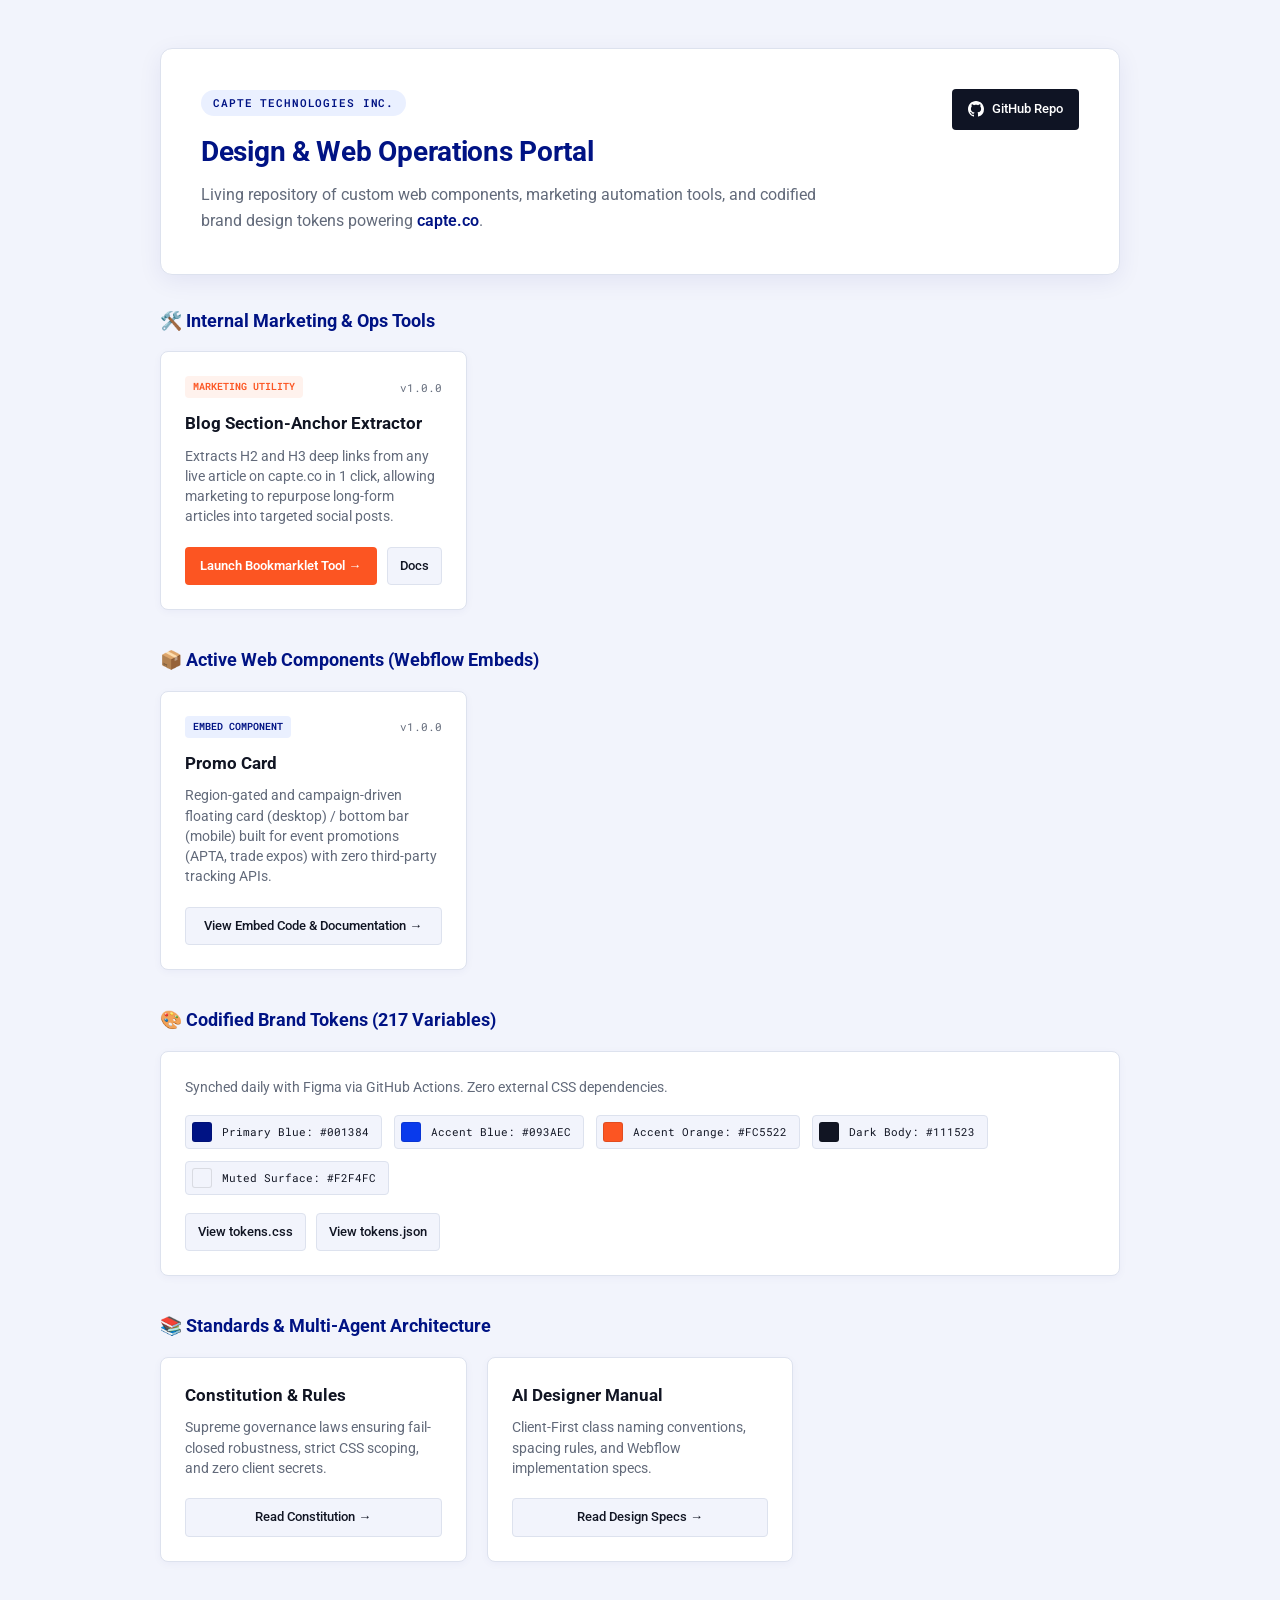
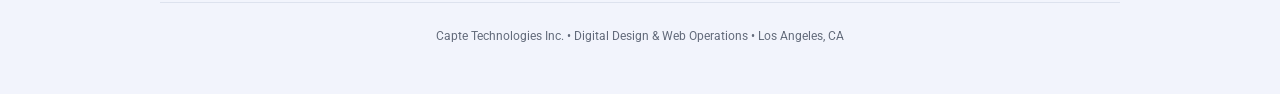
<file: index.html>
<!DOCTYPE html>
<html lang="en">
<head>
  <meta charset="UTF-8">
  <meta name="viewport" content="width=device-width, initial-scale=1.0">
  <title>Capte — Web Operations & Components Portal</title>
  <link rel="preconnect" href="https://fonts.googleapis.com">
  <link rel="preconnect" href="https://fonts.gstatic.com" crossorigin>
  <link href="https://fonts.googleapis.com/css2?family=Roboto:ital,wght@0,400;0,500;0,700;1,400&family=Roboto+Mono:wght@400;500;600&display=swap" rel="stylesheet">
  <style>
    :root {
      --capte-blue: #001384;
      --capte-blue-hover: #093AEC;
      --capte-orange: #FC5522;
      --capte-orange-hover: #DD3603;
      --capte-surface: #FFFFFF;
      --capte-surface-muted: #F2F4FC;
      --capte-border: #DDE2EE;
      --capte-text: #111523;
      --capte-text-muted: #626A7A;
      --capte-radius-sm: 4px;
      --capte-radius-md: 8px;
      --capte-radius-lg: 12px;
      --capte-radius-full: 9999px;
      --capte-shadow-sm: 0 2px 8px rgba(0, 19, 132, 0.04);
      --capte-shadow-md: 0 6px 24px rgba(0, 19, 132, 0.07);
    }

    * {
      box-sizing: border-box;
      margin: 0;
      padding: 0;
    }

    body {
      font-family: 'Roboto', -apple-system, BlinkMacSystemFont, "Segoe UI", sans-serif;
      color: var(--capte-text);
      background-color: var(--capte-surface-muted);
      line-height: 1.6;
      padding: 48px 24px;
      -webkit-font-smoothing: antialiased;
    }

    .container {
      max-width: 960px;
      margin: 0 auto;
    }

    header {
      background: var(--capte-surface);
      border-radius: var(--capte-radius-lg);
      border: 1px solid var(--capte-border);
      padding: 40px;
      box-shadow: var(--capte-shadow-md);
      margin-bottom: 32px;
      display: flex;
      justify-content: space-between;
      align-items: flex-start;
      gap: 24px;
      flex-wrap: wrap;
    }

    .header-content {
      flex: 1;
      min-width: 280px;
    }

    .badge {
      display: inline-block;
      font-family: 'Roboto Mono', monospace;
      font-size: 11px;
      font-weight: 600;
      text-transform: uppercase;
      letter-spacing: 0.08em;
      color: var(--capte-blue);
      background: #EAF0FF;
      padding: 4px 12px;
      border-radius: var(--capte-radius-full);
      margin-bottom: 14px;
    }

    h1 {
      font-size: 28px;
      font-weight: 700;
      color: var(--capte-blue);
      margin-bottom: 8px;
      letter-spacing: -0.01em;
    }

    p.lead {
      color: var(--capte-text-muted);
      font-size: 16px;
      max-width: 620px;
    }

    .header-actions {
      display: flex;
      gap: 12px;
      align-items: center;
    }

    .btn-github {
      display: inline-flex;
      align-items: center;
      gap: 8px;
      background: #0F1424;
      color: #ffffff;
      text-decoration: none;
      font-size: 13px;
      font-weight: 500;
      padding: 10px 16px;
      border-radius: var(--capte-radius-sm);
      transition: background 0.15s ease, transform 0.15s ease;
    }

    .btn-github:hover {
      background: #1B243B;
      transform: translateY(-1px);
    }

    .section-title {
      font-size: 18px;
      font-weight: 700;
      color: var(--capte-blue);
      margin-bottom: 16px;
      display: flex;
      align-items: center;
      gap: 10px;
    }

    .grid {
      display: grid;
      grid-template-columns: repeat(auto-fill, minmax(290px, 1fr));
      gap: 20px;
      margin-bottom: 36px;
    }

    .card {
      background: var(--capte-surface);
      border-radius: var(--capte-radius-md);
      border: 1px solid var(--capte-border);
      padding: 24px;
      box-shadow: var(--capte-shadow-sm);
      display: flex;
      flex-direction: column;
      justify-content: space-between;
      transition: transform 0.15s ease, box-shadow 0.15s ease, border-color 0.15s ease;
    }

    .card:hover {
      transform: translateY(-2px);
      box-shadow: var(--capte-shadow-md);
      border-color: #BAC9FC;
    }

    .card-meta {
      display: flex;
      justify-content: space-between;
      align-items: center;
      margin-bottom: 12px;
    }

    .card-tag {
      font-family: 'Roboto Mono', monospace;
      font-size: 10px;
      font-weight: 600;
      text-transform: uppercase;
      padding: 3px 8px;
      border-radius: 4px;
      background: #EAF0FF;
      color: var(--capte-blue);
    }

    .card-tag.tool {
      background: #FFF2ED;
      color: var(--capte-orange);
    }

    .card-version {
      font-family: 'Roboto Mono', monospace;
      font-size: 11px;
      color: var(--capte-text-muted);
    }

    .card h3 {
      font-size: 17px;
      font-weight: 700;
      color: var(--capte-text);
      margin-bottom: 8px;
    }

    .card p {
      font-size: 13.5px;
      color: var(--capte-text-muted);
      line-height: 1.5;
      margin-bottom: 20px;
      flex-grow: 1;
    }

    .card-actions {
      display: flex;
      gap: 10px;
    }

    .btn-card-primary {
      flex: 1;
      display: inline-flex;
      align-items: center;
      justify-content: center;
      gap: 6px;
      background: var(--capte-orange);
      color: #ffffff;
      text-decoration: none;
      font-size: 13px;
      font-weight: 600;
      padding: 8px 14px;
      border-radius: var(--capte-radius-sm);
      transition: background 0.15s ease;
    }

    .btn-card-primary:hover {
      background: var(--capte-orange-hover);
    }

    .btn-card-secondary {
      display: inline-flex;
      align-items: center;
      justify-content: center;
      background: var(--capte-surface-muted);
      color: var(--capte-text);
      text-decoration: none;
      font-size: 13px;
      font-weight: 500;
      padding: 8px 12px;
      border-radius: var(--capte-radius-sm);
      border: 1px solid var(--capte-border);
      transition: background 0.15s ease;
    }

    .btn-card-secondary:hover {
      background: #E2E7F5;
    }

    /* Design Tokens Box */
    .tokens-preview {
      background: var(--capte-surface);
      border: 1px solid var(--capte-border);
      border-radius: var(--capte-radius-md);
      padding: 24px;
      margin-bottom: 36px;
      box-shadow: var(--capte-shadow-sm);
    }

    .swatches {
      display: flex;
      gap: 12px;
      flex-wrap: wrap;
      margin-top: 16px;
    }

    .swatch {
      display: flex;
      align-items: center;
      gap: 10px;
      background: var(--capte-surface-muted);
      border: 1px solid var(--capte-border);
      padding: 6px 12px 6px 6px;
      border-radius: var(--capte-radius-sm);
      font-family: 'Roboto Mono', monospace;
      font-size: 11px;
    }

    .swatch-color {
      width: 20px;
      height: 20px;
      border-radius: 3px;
      border: 1px solid rgba(0,0,0,0.1);
    }

    footer {
      text-align: center;
      font-size: 12px;
      color: var(--capte-text-muted);
      margin-top: 40px;
      padding-top: 24px;
      border-top: 1px solid var(--capte-border);
    }
  </style>
</head>
<body>

  <div class="container">
    <header>
      <div class="header-content">
        <span class="badge">Capte Technologies Inc.</span>
        <h1>Design & Web Operations Portal</h1>
        <p class="lead">Living repository of custom web components, marketing automation tools, and codified brand design tokens powering <a href="https://capte.co" target="_blank" style="color:var(--capte-blue); font-weight:600; text-decoration:none;">capte.co</a>.</p>
      </div>
      <div class="header-actions">
        <a class="btn-github" href="https://github.com/john-l-hansen/capte-web-components" target="_blank">
          <svg height="16" width="16" viewBox="0 0 16 16" fill="currentColor"><path d="M8 0C3.58 0 0 3.58 0 8c0 3.54 2.29 6.53 5.47 7.59.4.07.55-.17.55-.38 0-.19-.01-.82-.01-1.49-2.01.37-2.53-.49-2.69-.94-.09-.23-.48-.94-.82-1.13-.28-.15-.68-.52-.01-.53.63-.01 1.08.58 1.23.82.72 1.21 1.87.87 2.33.66.07-.52.28-.87.51-1.07-1.78-.2-3.64-.89-3.64-3.95 0-.87.31-1.59.82-2.15-.08-.2-.36-1.02.08-2.12 0 0 .67-.21 2.2.82.64-.18 1.32-.27 2-.27.68 0 1.36.09 2 .27 1.53-1.04 2.2-.82 2.2-.82.44 1.1.16 1.92.08 2.12.51.56.82 1.27.82 2.15 0 3.07-1.87 3.75-3.65 3.95.29.25.54.73.54 1.48 0 1.07-.01 1.93-.01 2.2 0 .21.15.46.55.38A8.013 8.013 0 0016 8c0-4.42-3.58-8-8-8z"></path></svg>
          GitHub Repo
        </a>
      </div>
    </header>

    <!-- Internal Marketing & Ops Tools -->
    <h2 class="section-title">🛠️ Internal Marketing & Ops Tools</h2>
    <div class="grid">
      <div class="card">
        <div>
          <div class="card-meta">
            <span class="card-tag tool">Marketing Utility</span>
            <span class="card-version">v1.0.0</span>
          </div>
          <h3>Blog Section-Anchor Extractor</h3>
          <p>Extracts H2 and H3 deep links from any live article on capte.co in 1 click, allowing marketing to repurpose long-form articles into targeted social posts.</p>
        </div>
        <div class="card-actions">
          <a class="btn-card-primary" href="tools/blog-section-anchors/bookmarklet.html">Launch Bookmarklet Tool &rarr;</a>
          <a class="btn-card-secondary" href="https://github.com/john-l-hansen/capte-web-components/tree/main/tools/blog-section-anchors" target="_blank">Docs</a>
        </div>
      </div>
    </div>

    <!-- Active Web Components -->
    <h2 class="section-title">📦 Active Web Components (Webflow Embeds)</h2>
    <div class="grid">
      <div class="card">
        <div>
          <div class="card-meta">
            <span class="card-tag">Embed Component</span>
            <span class="card-version">v1.0.0</span>
          </div>
          <h3>Promo Card</h3>
          <p>Region-gated and campaign-driven floating card (desktop) / bottom bar (mobile) built for event promotions (APTA, trade expos) with zero third-party tracking APIs.</p>
        </div>
        <div class="card-actions">
          <a class="btn-card-secondary" style="flex:1;" href="https://github.com/john-l-hansen/capte-web-components/tree/main/components/promo-card" target="_blank">View Embed Code & Documentation &rarr;</a>
        </div>
      </div>
    </div>

    <!-- Design System Tokens -->
    <h2 class="section-title">🎨 Codified Brand Tokens (217 Variables)</h2>
    <div class="tokens-preview">
      <p style="font-size: 14px; color: var(--capte-text-muted);">
        Synched daily with Figma via GitHub Actions. Zero external CSS dependencies.
      </p>
      <div class="swatches">
        <div class="swatch"><div class="swatch-color" style="background:#001384;"></div>Primary Blue: #001384</div>
        <div class="swatch"><div class="swatch-color" style="background:#093AEC;"></div>Accent Blue: #093AEC</div>
        <div class="swatch"><div class="swatch-color" style="background:#FC5522;"></div>Accent Orange: #FC5522</div>
        <div class="swatch"><div class="swatch-color" style="background:#111523;"></div>Dark Body: #111523</div>
        <div class="swatch"><div class="swatch-color" style="background:#F2F4FC;"></div>Muted Surface: #F2F4FC</div>
      </div>
      <div style="margin-top: 18px; display: flex; gap: 10px;">
        <a class="btn-card-secondary" href="https://github.com/john-l-hansen/capte-web-components/blob/main/design-system/tokens.css" target="_blank">View tokens.css</a>
        <a class="btn-card-secondary" href="https://github.com/john-l-hansen/capte-web-components/blob/main/design-system/tokens.json" target="_blank">View tokens.json</a>
      </div>
    </div>

    <!-- Governance & Standards -->
    <h2 class="section-title">📚 Standards & Multi-Agent Architecture</h2>
    <div class="grid">
      <div class="card">
        <div>
          <h3>Constitution & Rules</h3>
          <p>Supreme governance laws ensuring fail-closed robustness, strict CSS scoping, and zero client secrets.</p>
        </div>
        <div class="card-actions">
          <a class="btn-card-secondary" style="flex:1;" href="https://github.com/john-l-hansen/capte-web-components/blob/main/CONSTITUTION.md" target="_blank">Read Constitution &rarr;</a>
        </div>
      </div>
      <div class="card">
        <div>
          <h3>AI Designer Manual</h3>
          <p>Client-First class naming conventions, spacing rules, and Webflow implementation specs.</p>
        </div>
        <div class="card-actions">
          <a class="btn-card-secondary" style="flex:1;" href="https://github.com/john-l-hansen/capte-web-components/blob/main/DESIGN.md" target="_blank">Read Design Specs &rarr;</a>
        </div>
      </div>
    </div>

    <footer>
      <p>Capte Technologies Inc. &bull; Digital Design & Web Operations &bull; Los Angeles, CA</p>
    </footer>
  </div>

</body>
</html>
</file>
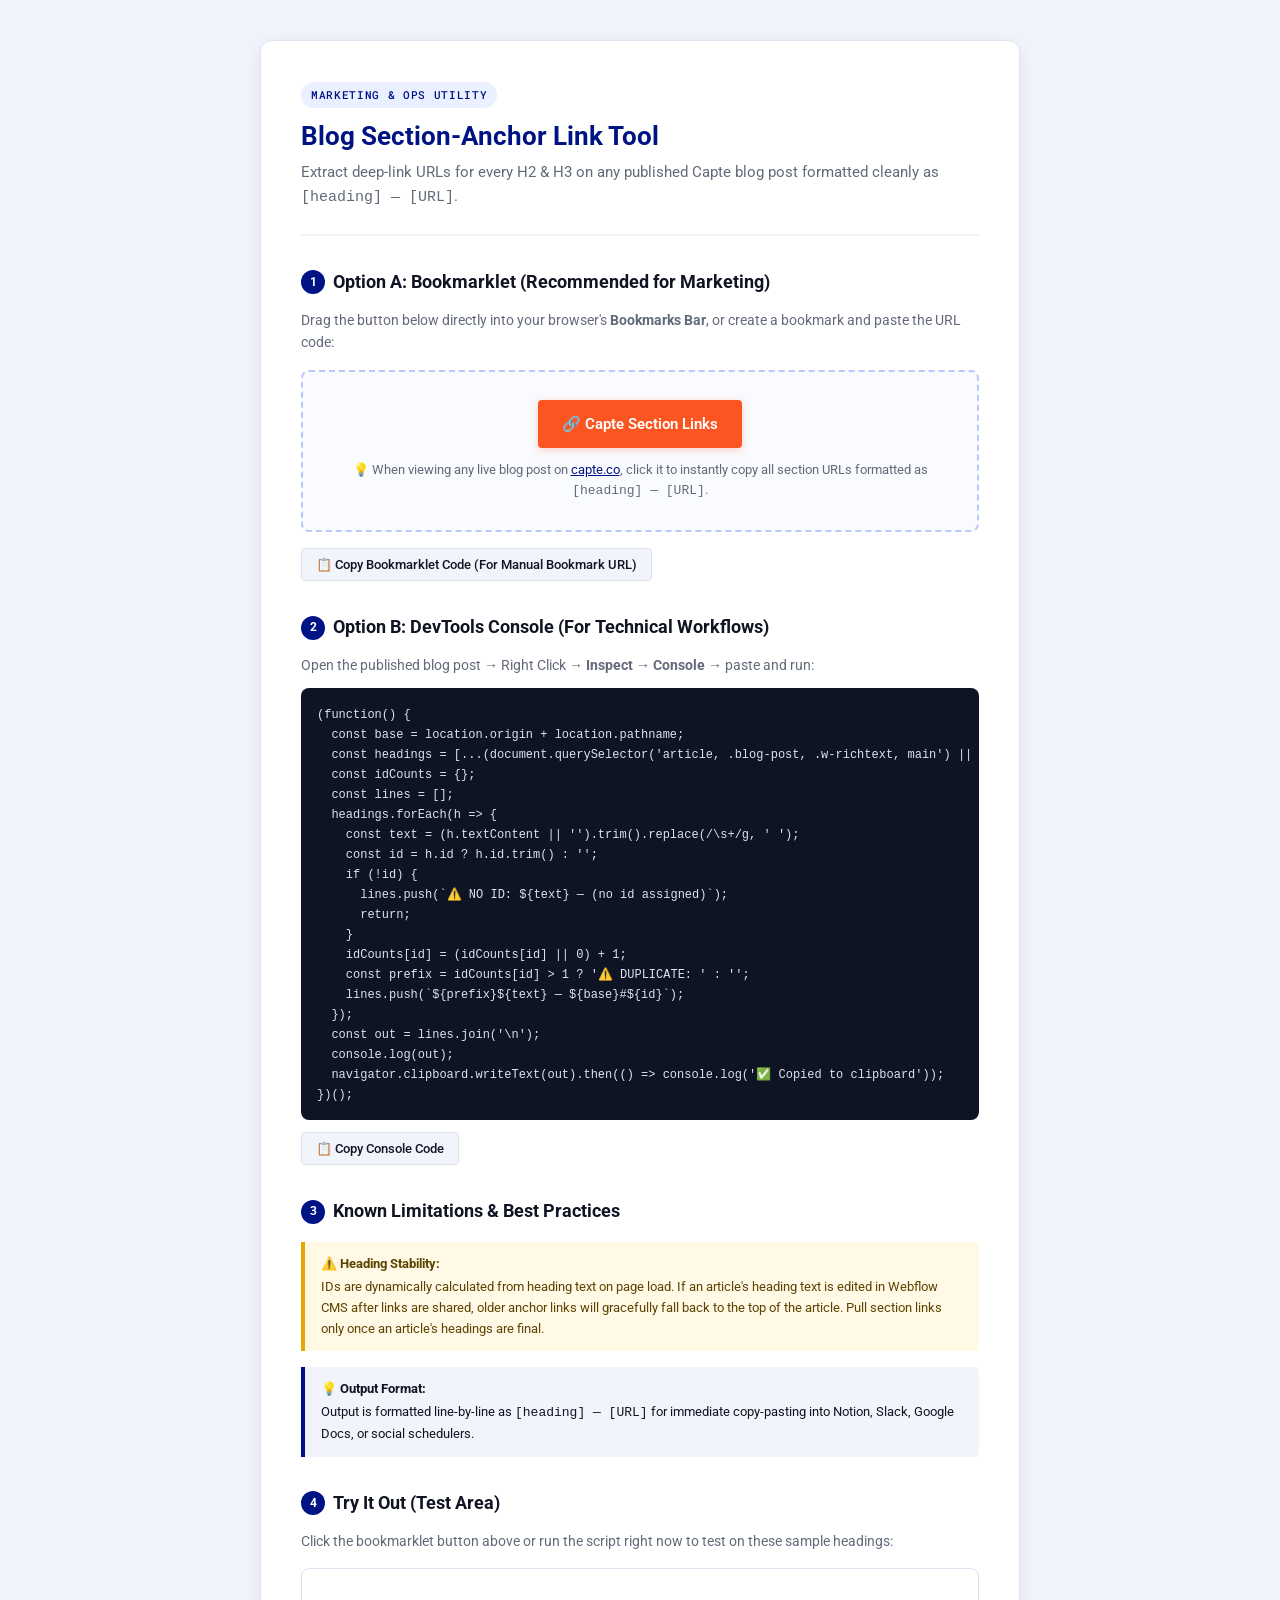
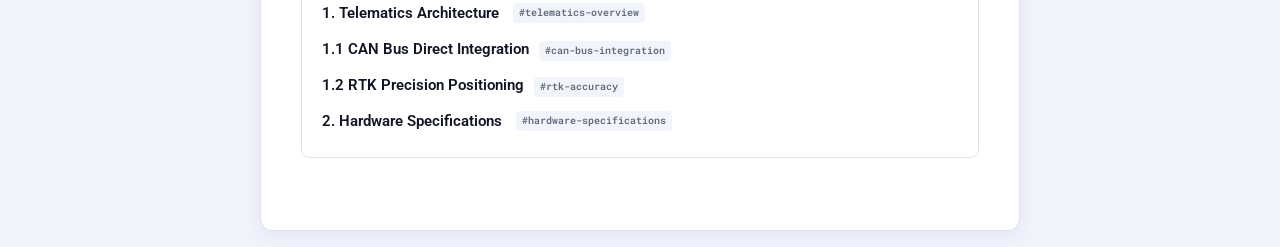
<file: tools/blog-section-anchors/bookmarklet.html>
<!DOCTYPE html>
<html lang="en">
<head>
  <meta charset="UTF-8">
  <meta name="viewport" content="width=device-width, initial-scale=1.0">
  <title>Capte — Blog Section-Anchor Link Tool</title>
  <link rel="preconnect" href="https://fonts.googleapis.com">
  <link rel="preconnect" href="https://fonts.gstatic.com" crossorigin>
  <link href="https://fonts.googleapis.com/css2?family=Roboto:ital,wght@0,400;0,500;0,700;1,400&family=Roboto+Mono:wght@400;500&display=swap" rel="stylesheet">
  <style>
    :root {
      --capte-blue: #001384;
      --capte-blue-hover: #093AEC;
      --capte-orange: #FC5522;
      --capte-orange-hover: #DD3603;
      --capte-surface: #FFFFFF;
      --capte-surface-muted: #F2F4FC;
      --capte-border: #DDE2EE;
      --capte-text: #111523;
      --capte-text-muted: #626A7A;
      --capte-radius-sm: 4px;
      --capte-radius-md: 8px;
      --capte-radius-lg: 12px;
      --capte-radius-full: 9999px;
      --capte-shadow: 0 4px 20px rgba(0, 19, 132, 0.08);
    }

    * {
      box-sizing: border-box;
      margin: 0;
      padding: 0;
    }

    body {
      font-family: 'Roboto', -apple-system, BlinkMacSystemFont, sans-serif;
      color: var(--capte-text);
      background-color: var(--capte-surface-muted);
      line-height: 1.6;
      padding: 40px 20px;
    }

    .container {
      max-width: 760px;
      margin: 0 auto;
      background: var(--capte-surface);
      border-radius: var(--capte-radius-lg);
      border: 1px solid var(--capte-border);
      box-shadow: var(--capte-shadow);
      padding: 40px;
    }

    header {
      border-bottom: 2px solid var(--capte-surface-muted);
      padding-bottom: 24px;
      margin-bottom: 32px;
    }

    .badge {
      display: inline-block;
      font-family: 'Roboto Mono', monospace;
      font-size: 11px;
      font-weight: 500;
      text-transform: uppercase;
      letter-spacing: 0.06em;
      color: var(--capte-blue);
      background: #EAF0FF;
      padding: 4px 10px;
      border-radius: var(--capte-radius-full);
      margin-bottom: 12px;
    }

    h1 {
      font-size: 26px;
      font-weight: 700;
      color: var(--capte-blue);
      margin-bottom: 8px;
      line-height: 1.25;
    }

    p.lead {
      color: var(--capte-text-muted);
      font-size: 15px;
    }

    .section {
      margin-bottom: 32px;
    }

    h2 {
      font-size: 18px;
      font-weight: 700;
      color: var(--capte-text);
      margin-bottom: 12px;
      display: flex;
      align-items: center;
      gap: 8px;
    }

    .step-number {
      display: inline-flex;
      align-items: center;
      justify-content: center;
      width: 24px;
      height: 24px;
      background: var(--capte-blue);
      color: #fff;
      font-size: 12px;
      font-weight: 700;
      border-radius: 50%;
    }

    .bookmarklet-box {
      background: #FAFBFE;
      border: 2px dashed #BAC9FC;
      border-radius: var(--capte-radius-md);
      padding: 28px;
      text-align: center;
      margin: 16px 0;
    }

    .bookmarklet-btn {
      display: inline-block;
      background-color: var(--capte-orange);
      color: #ffffff !important;
      font-size: 15px;
      font-weight: 600;
      text-decoration: none;
      padding: 12px 24px;
      border-radius: var(--capte-radius-sm);
      cursor: grab;
      box-shadow: 0 2px 8px rgba(252, 85, 34, 0.25);
      transition: background-color 0.15s ease, transform 0.15s ease;
    }

    .bookmarklet-btn:hover {
      background-color: var(--capte-orange-hover);
      transform: translateY(-1px);
    }

    .bookmarklet-hint {
      font-size: 13px;
      color: var(--capte-text-muted);
      margin-top: 12px;
    }

    pre {
      background: #0F1424;
      color: #DDE2EE;
      font-family: 'Roboto Mono', monospace;
      font-size: 12px;
      padding: 16px;
      border-radius: var(--capte-radius-md);
      overflow-x: auto;
      line-height: 1.5;
      margin: 12px 0;
    }

    .btn-secondary {
      display: inline-flex;
      align-items: center;
      gap: 6px;
      background: var(--capte-surface-muted);
      border: 1px solid var(--capte-border);
      color: var(--capte-text);
      font-family: 'Roboto', sans-serif;
      font-size: 13px;
      font-weight: 500;
      padding: 8px 14px;
      border-radius: var(--capte-radius-sm);
      cursor: pointer;
      transition: background 0.15s ease;
    }

    .btn-secondary:hover {
      background: #E2E7F5;
    }

    .notice {
      background: #FFF9E6;
      border-left: 4px solid #E6A700;
      padding: 12px 16px;
      border-radius: 0 var(--capte-radius-sm) var(--capte-radius-sm) 0;
      font-size: 13px;
      color: #5C4300;
      margin: 16px 0;
    }

    .notice strong {
      display: block;
      margin-bottom: 2px;
    }

    /* Interactive Demo Area */
    .demo-area {
      border: 1px solid var(--capte-border);
      border-radius: var(--capte-radius-md);
      padding: 20px;
      background: #fff;
      margin-top: 16px;
    }

    .demo-heading {
      margin-top: 12px;
      margin-bottom: 4px;
      font-size: 15px;
      font-weight: 600;
    }

    .demo-tag {
      display: inline-block;
      font-family: 'Roboto Mono', monospace;
      font-size: 10px;
      color: var(--capte-text-muted);
      background: var(--capte-surface-muted);
      padding: 2px 6px;
      border-radius: 4px;
      margin-left: 6px;
    }
  </style>
</head>
<body>

  <div class="container">
    <header>
      <span class="badge">Marketing & Ops Utility</span>
      <h1>Blog Section-Anchor Link Tool</h1>
      <p class="lead">Extract deep-link URLs for every H2 & H3 on any published Capte blog post formatted cleanly as <code>[heading] — [URL]</code>.</p>
    </header>

    <!-- Option 1: Bookmarklet -->
    <div class="section">
      <h2><span class="step-number">1</span> Option A: Bookmarklet (Recommended for Marketing)</h2>
      <p style="font-size: 14px; color: var(--capte-text-muted);">
        Drag the button below directly into your browser's <strong>Bookmarks Bar</strong>, or create a bookmark and paste the URL code:
      </p>

      <div class="bookmarklet-box">
        <a class="bookmarklet-btn" id="bookmarklet-link" href="#">🔗 Capte Section Links</a>
        <p class="bookmarklet-hint">💡 When viewing any live blog post on <a href="https://capte.co" target="_blank" style="color:var(--capte-blue);">capte.co</a>, click it to instantly copy all section URLs formatted as <code>[heading] — [URL]</code>.</p>
      </div>

      <button class="btn-secondary" id="copy-bookmarklet-code">📋 Copy Bookmarklet Code (For Manual Bookmark URL)</button>
    </div>

    <!-- Option 2: DevTools Console -->
    <div class="section">
      <h2><span class="step-number">2</span> Option B: DevTools Console (For Technical Workflows)</h2>
      <p style="font-size: 14px; color: var(--capte-text-muted);">
        Open the published blog post &rarr; Right Click &rarr; <strong>Inspect</strong> &rarr; <strong>Console</strong> &rarr; paste and run:
      </p>

      <pre id="code-block"><code>(function() {
  const base = location.origin + location.pathname;
  const headings = [...(document.querySelector('article, .blog-post, .w-richtext, main') || document.body).querySelectorAll('h2, h3')];
  const idCounts = {};
  const lines = [];
  headings.forEach(h => {
    const text = (h.textContent || '').trim().replace(/\s+/g, ' ');
    const id = h.id ? h.id.trim() : '';
    if (!id) {
      lines.push(`⚠️ NO ID: ${text} — (no id assigned)`);
      return;
    }
    idCounts[id] = (idCounts[id] || 0) + 1;
    const prefix = idCounts[id] > 1 ? '⚠️ DUPLICATE: ' : '';
    lines.push(`${prefix}${text} — ${base}#${id}`);
  });
  const out = lines.join('\n');
  console.log(out);
  navigator.clipboard.writeText(out).then(() => console.log('✅ Copied to clipboard'));
})();</code></pre>

      <button class="btn-secondary" id="copy-code-btn">📋 Copy Console Code</button>
    </div>

    <!-- Known Limitations -->
    <div class="section">
      <h2><span class="step-number">3</span> Known Limitations & Best Practices</h2>
      
      <div class="notice">
        <strong>⚠️ Heading Stability:</strong>
        IDs are dynamically calculated from heading text on page load. If an article's heading text is edited in Webflow CMS after links are shared, older anchor links will gracefully fall back to the top of the article. Pull section links only once an article's headings are final.
      </div>

      <div class="notice" style="background:#F2F4FC; border-left-color:var(--capte-blue); color:var(--capte-text);">
        <strong>💡 Output Format:</strong>
        Output is formatted line-by-line as <code>[heading] — [URL]</code> for immediate copy-pasting into Notion, Slack, Google Docs, or social schedulers.
      </div>
    </div>

    <!-- Interactive Test Area -->
    <div class="section">
      <h2><span class="step-number">4</span> Try It Out (Test Area)</h2>
      <p style="font-size: 14px; color: var(--capte-text-muted);">
        Click the bookmarklet button above or run the script right now to test on these sample headings:
      </p>

      <div class="demo-area">
        <h2 class="demo-heading" id="telematics-overview">1. Telematics Architecture <span class="demo-tag">#telematics-overview</span></h2>
        <h3 class="demo-heading" id="can-bus-integration">1.1 CAN Bus Direct Integration <span class="demo-tag">#can-bus-integration</span></h3>
        <h3 class="demo-heading" id="rtk-accuracy">1.2 RTK Precision Positioning <span class="demo-tag">#rtk-accuracy</span></h3>
        <h2 class="demo-heading" id="hardware-specifications">2. Hardware Specifications <span class="demo-tag">#hardware-specifications</span></h2>
      </div>
    </div>
  </div>

  <script>
    const scriptCode = `javascript:(function(){const b=location.origin+location.pathname,s=document.querySelector('article,.blog-post,.w-richtext,main')||document.body,hs=[...s.querySelectorAll('h2,h3')];if(!hs.length){alert('⚠️ No H2/H3 headings found on this page.');return;}const c={},ls=[];hs.forEach(h=>{const t=(h.textContent||'').trim().replace(/\\s+/g,' '),i=h.id?h.id.trim():'';if(!i){ls.push('⚠️ NO ID: '+t+' — (no id assigned)');return;}c[i]=(c[i]||0)+1;const p=c[i]>1?'⚠️ DUPLICATE: ':'';ls.push(p+t+' — '+b+'#'+i);});const out=ls.join('\\n');console.log(out);if(navigator.clipboard&&navigator.clipboard.writeText){navigator.clipboard.writeText(out).then(()=>{alert('✅ Copied '+hs.length+' section links to clipboard!\\n\\nFormat: [heading] — [URL]');}).catch(()=>{alert('✅ Printed to console (clipboard access denied)');});}else{alert('✅ Printed to console');}})();`;

    const bookmarkletEl = document.getElementById('bookmarklet-link');
    bookmarkletEl.setAttribute('href', scriptCode);

    document.getElementById('copy-bookmarklet-code').addEventListener('click', () => {
      navigator.clipboard.writeText(scriptCode).then(() => {
        const btn = document.getElementById('copy-bookmarklet-code');
        btn.textContent = '✅ Copied Bookmarklet Code!';
        setTimeout(() => btn.textContent = '📋 Copy Bookmarklet Code (For Manual Bookmark URL)', 2000);
      });
    });

    document.getElementById('copy-code-btn').addEventListener('click', () => {
      const code = document.getElementById('code-block').innerText;
      navigator.clipboard.writeText(code).then(() => {
        const btn = document.getElementById('copy-code-btn');
        btn.textContent = '✅ Copied Console Code!';
        setTimeout(() => btn.textContent = '📋 Copy Console Code', 2000);
      });
    });
  </script>
</body>
</html>
</file>
